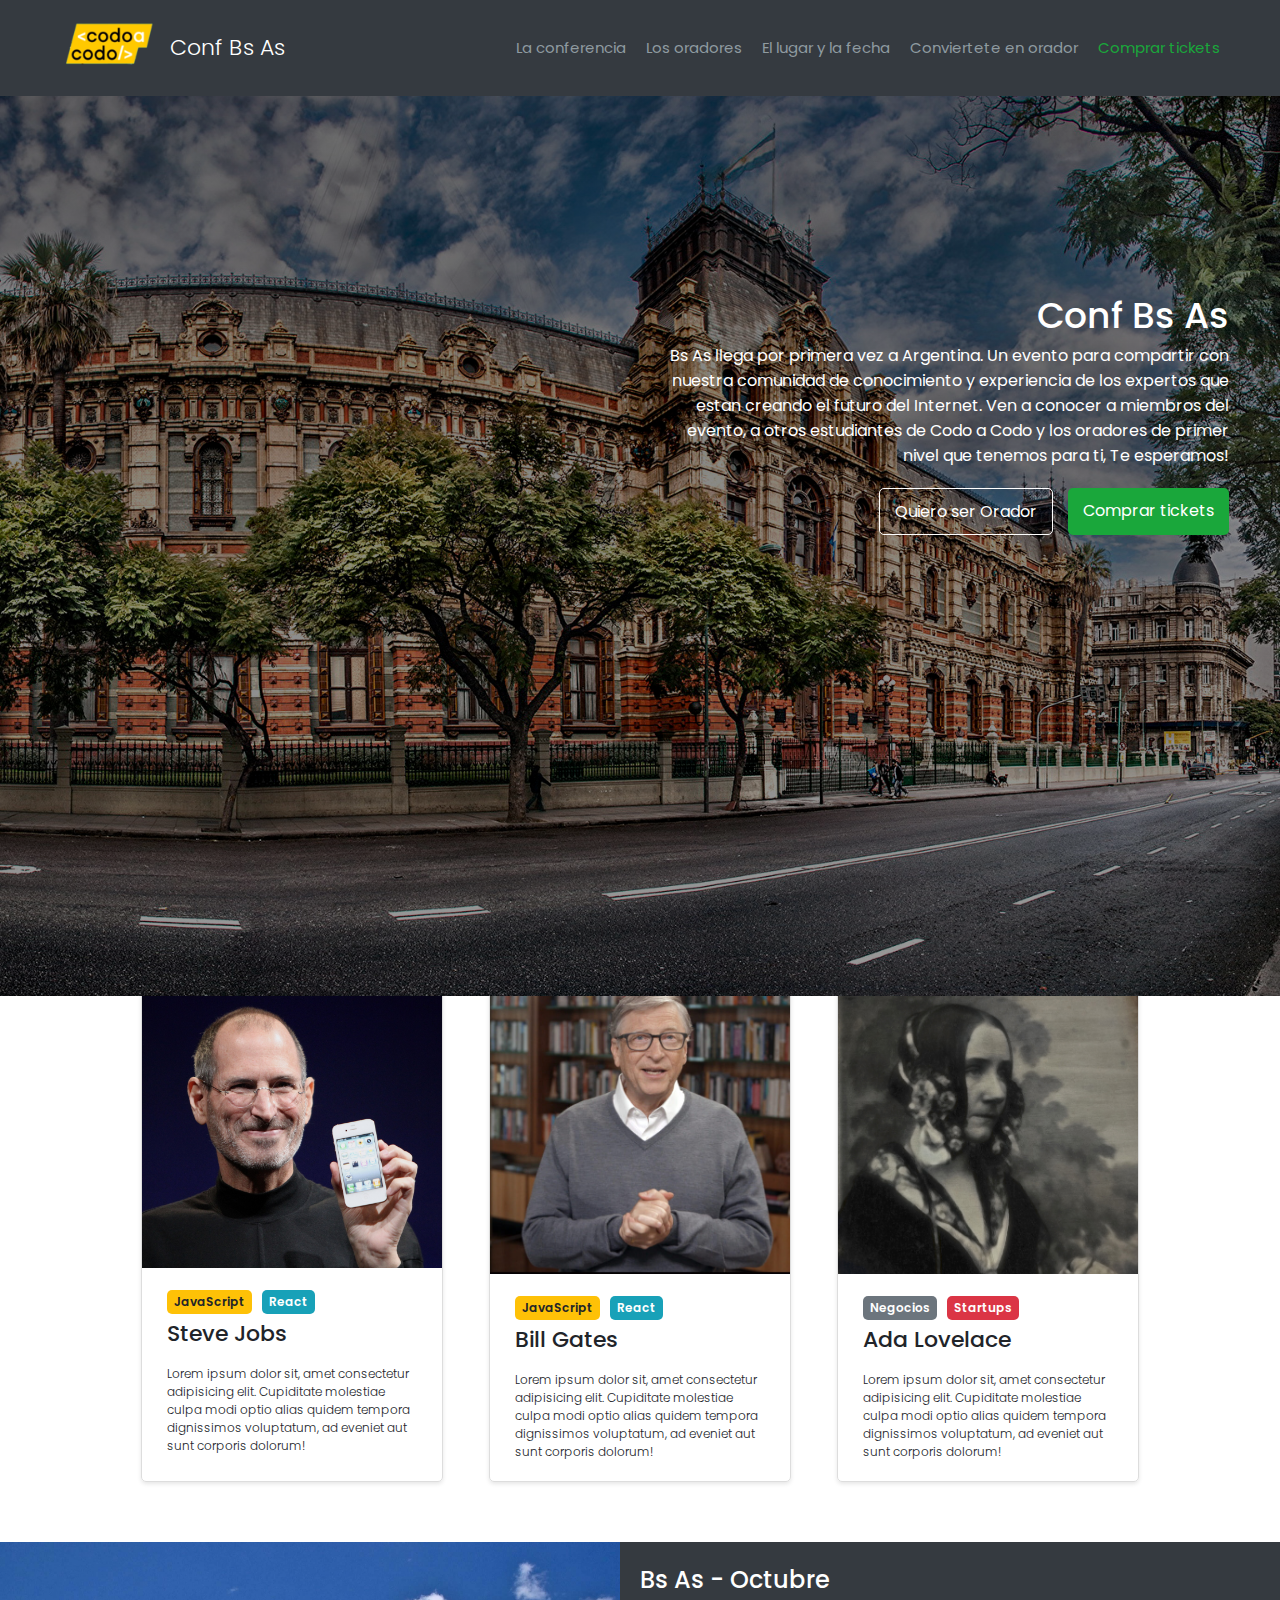
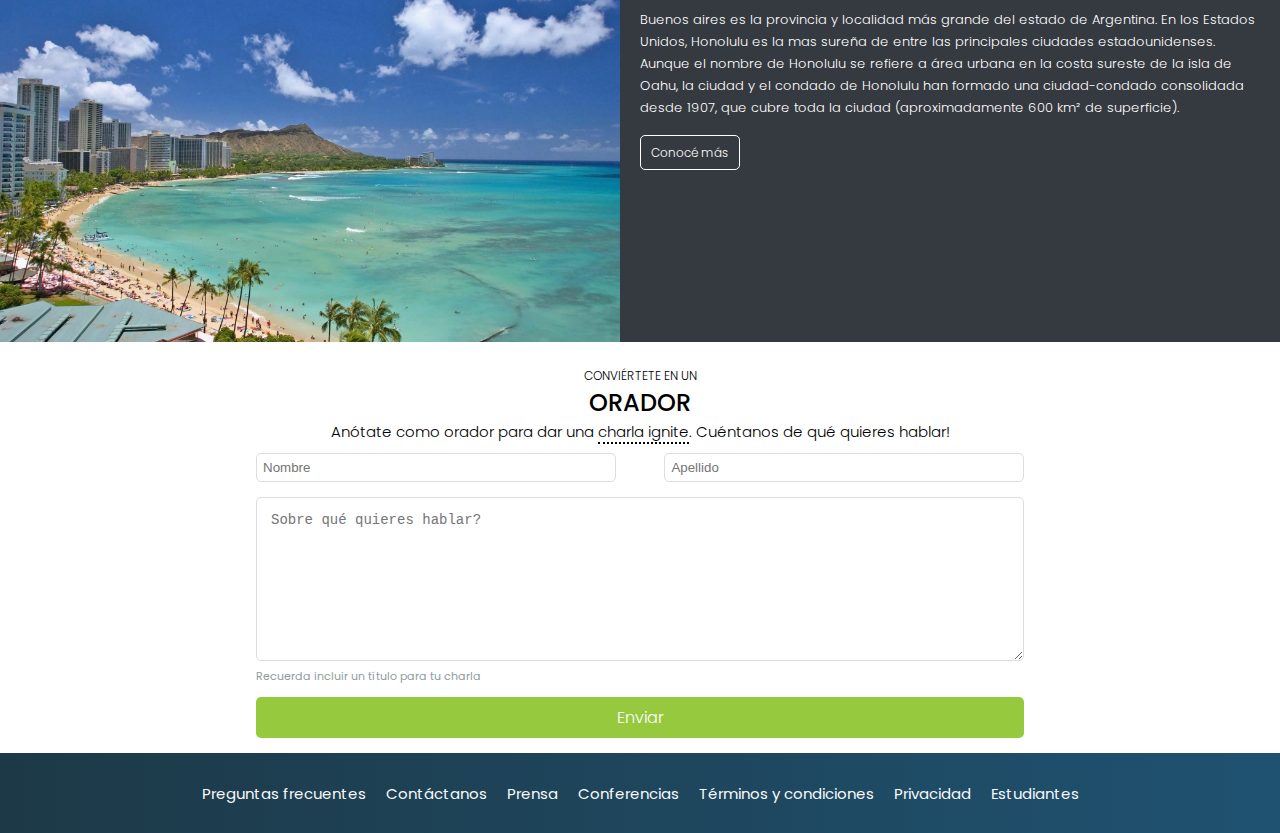
<file: index.html>
<!DOCTYPE html>
<html lang="en">
  <head>
    <meta charset="UTF-8" />
    <meta name="viewport" content="width=device-width, initial-scale=1.0" />
    <link rel="stylesheet" href="css/app.css" />
    <title>Conf Bs As</title>
  </head>
  <body>
    <header>
      <div class="header__container">
        <div class="header__leftnav">
          <a href="./index.html#">
            <img
              src="./assets/img/codoacodo_logo.png"
              alt="logo de codo a codo 4.0"
            />
          </a>
          <h2>Conf Bs As</h2>
        </div>
        <nav class="nav">
          <ul>
            <li><a href="#conferencia">La conferencia</a></li>
            <li><a href="#oradores">Los oradores</a></li>
            <li><a href="#honolulu">El lugar y la fecha</a></li>
            <li><a href="#formulario">Conviertete en orador</a></li>
            <li><a href="./pages/comprar-tickets.html">Comprar tickets</a></li>
          </ul>
        </nav>
        <div class="hamburguer">
          <div class="bar"></div>
          <div class="bar"></div>
          <div class="bar"></div>
        </div>
      </div>
      <div id="header__background">
        <section id="conferencia">
          <div class="conferencias__info">
            <h1>Conf Bs As</h1>
            <p>
              Bs As llega por primera vez a Argentina. Un evento para compartir
              con nuestra comunidad de conocimiento y experiencia de los
              expertos que estan creando el futuro del Internet. Ven a conocer a
              miembros del evento, a otros estudiantes de Codo a Codo y los
              oradores de primer nivel que tenemos para ti, Te esperamos!
            </p>
          </div>
          <div class="section__button">
            <a href="">Quiero ser Orador</a>
            <a href="./pages/comprar-tickets.html">Comprar tickets</a>
          </div>
        </section>
      </div>
    </header>
    <main>
      <section id="oradores">
        <div class="titulo">
          <h3>
            <div>CONOCE A LOS</div>
            ORADORES
          </h3>
        </div>
        <div class="cards">
          <div class="orador">
            <img
              src="./assets/img/Steve_Jobs.jpg"
              alt="Steve Jobs"
              loading="lazy"
            />
            <div class="etiquetas">
              <h4>JavaScript</h4>
              <h4>React</h4>
            </div>
            <div class="text">
              <h3>Steve Jobs</h3>
              <p>
                Lorem ipsum dolor sit, amet consectetur adipisicing elit.
                Cupiditate molestiae culpa modi optio alias quidem tempora
                dignissimos voluptatum, ad eveniet aut sunt corporis dolorum!
              </p>
            </div>
          </div>
          <div class="orador">
            <img src="./assets/img/bill.jpg" alt="Bill Gates" loading="lazy" />
            <div class="etiquetas">
              <h4>JavaScript</h4>
              <h4>React</h4>
            </div>
            <div class="text">
              <h3>Bill Gates</h3>
              <p>
                Lorem ipsum dolor sit, amet consectetur adipisicing elit.
                Cupiditate molestiae culpa modi optio alias quidem tempora
                dignissimos voluptatum, ad eveniet aut sunt corporis dolorum!
              </p>
            </div>
          </div>
          <div class="orador">
            <img
              src="./assets/img/ada.jpeg"
              alt="Ada Lovelace"
              loading="lazy"
            />
            <div class="etiquetas2">
              <h4>Negocios</h4>
              <h4>Startups</h4>
            </div>
            <div class="text">
              <h3>Ada Lovelace</h3>
              <p>
                Lorem ipsum dolor sit, amet consectetur adipisicing elit.
                Cupiditate molestiae culpa modi optio alias quidem tempora
                dignissimos voluptatum, ad eveniet aut sunt corporis dolorum!
              </p>
            </div>
          </div>
        </div>
      </section>
      <section id="honolulu">
        <div class="honolulu__img"></div>
        <div class="honolulu__txt">
          <h3>Bs As - Octubre</h3>
          <p>
            Buenos aires es la provincia y localidad más grande del estado de
            Argentina. En los Estados Unidos, Honolulu es la mas sureña de entre
            las principales ciudades estadounidenses. Aunque el nombre de
            Honolulu se refiere a área urbana en la costa sureste de la isla de
            Oahu, la ciudad y el condado de Honolulu han formado una
            ciudad-condado consolidada desde 1907, que cubre toda la ciudad
            (aproximadamente 600 km² de superficie).
          </p>
          <a href="#">Conocé más</a>
        </div>
      </section>
      <section id="formulario">
        <div class="formulario__titulo">
          <h3>
            <div>CONVIÉRTETE EN UN</div>
            ORADOR
          </h3>
          <p>
            Anótate como orador para dar una <span>charla ignite</span>.
            Cuéntanos de qué quieres hablar!
          </p>
        </div>
        <div class="formulario__container">
          <div class="formulario__container__input">
            <input
              name="nombre"
              minlength="3"
              maxlength="30"
              type="text"
              required
              placeholder="Nombre"
            />
            <input
              name="apellido"
              minlength="3"
              maxlength="30"
              type="text"
              required
              placeholder="Apellido"
            />
          </div>
          <textarea
            name="comentario"
            id=""
            cols="30"
            rows="10"
            placeholder="Sobre qué quieres hablar?"
            required
          ></textarea>
          <p>Recuerda incluir un título para tu charla</p>
          <a href="#">Enviar</a>
        </div>
      </section>
    </main>
    <footer>
      <nav class="footer__nav">
        <ul>
          <li><a href="#">Preguntas frecuentes</a></li>
          <li><a href="#">Contáctanos</a></li>
          <li><a href="#">Prensa</a></li>
          <li><a href="#">Conferencias</a></li>
          <li><a href="#">Términos y condiciones</a></li>
          <li><a href="#">Privacidad</a></li>
          <li><a href="#">Estudiantes</a></li>
        </ul>
      </nav>
    </footer>
    <script src="js/script.js"></script>
  </body>
</html>
</file>
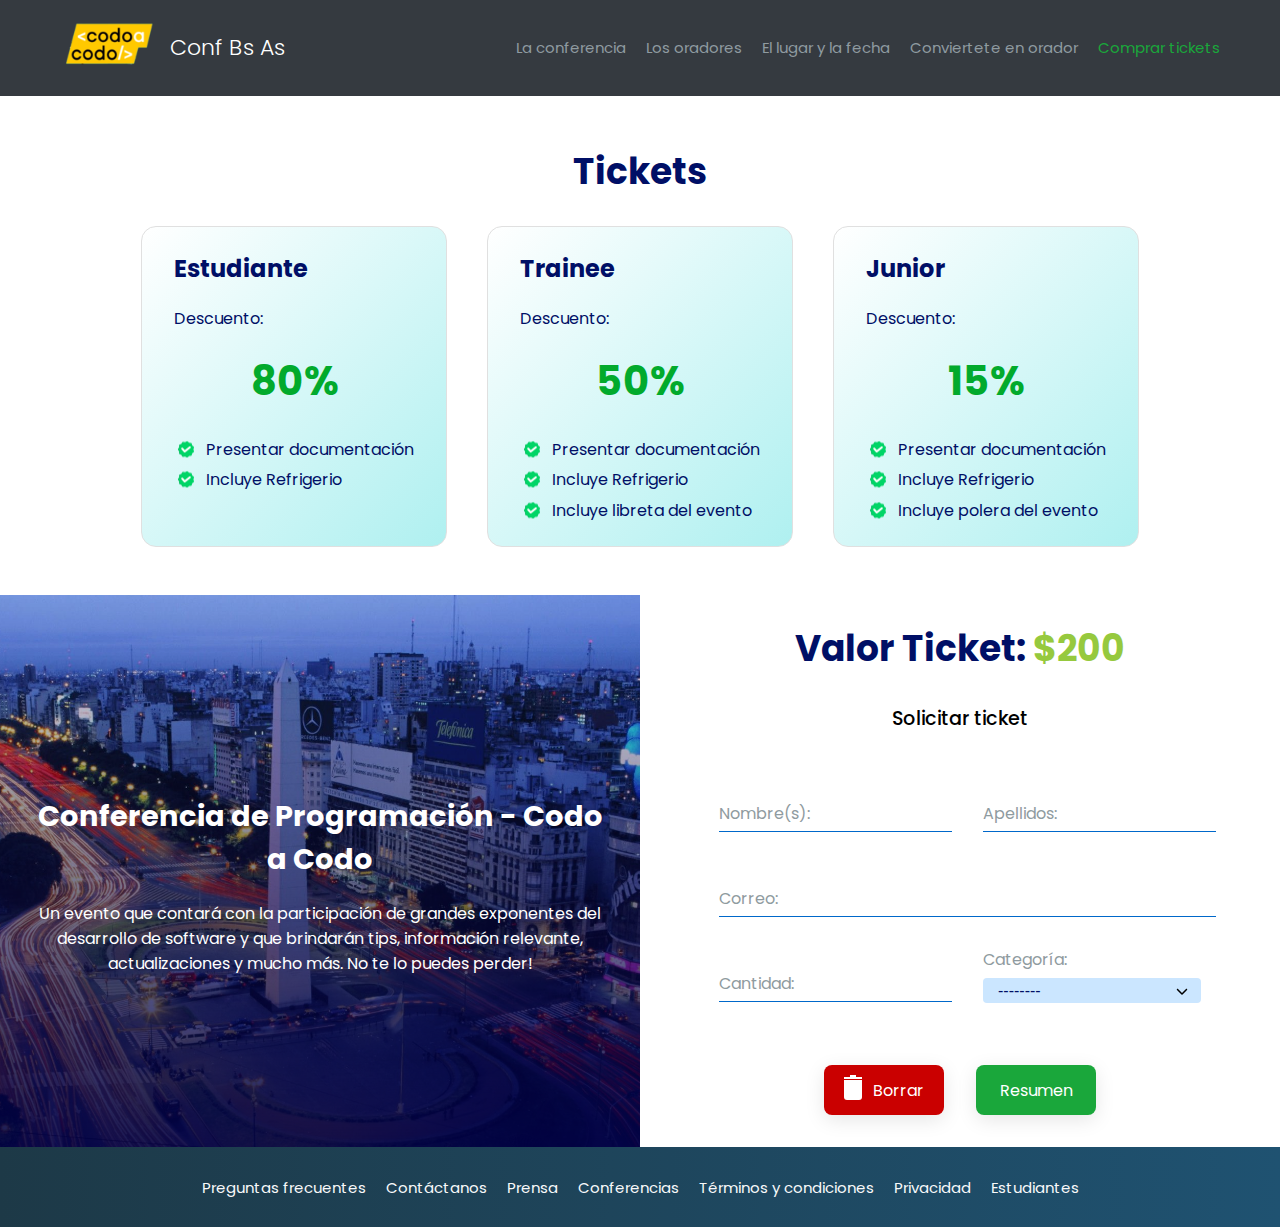
<file: pages/comprar-tickets.html>
<!DOCTYPE html>
<html lang="en">
  <head>
    <meta charset="UTF-8" />
    <meta name="viewport" content="width=device-width, initial-scale=1.0" />
    <link rel="stylesheet" href="../css/comprar-tickets.css" />
    <title>Comprar tickets - Conf Bs As</title>
  </head>
  <body>
    <header>
      <div class="header__container">
        <div class="header__leftnav">
          <a href="../index.html#">
            <img
              src="../assets/img/codoacodo_logo.png"
              alt="logo de codo a codo 4.0"
            />
          </a>
          <h2>Conf Bs As</h2>
        </div>
        <nav class="nav">
          <ul>
            <li><a href="../index.html#conferencia">La conferencia</a></li>
            <li><a href="../index.html#oradores">Los oradores</a></li>
            <li><a href="../index.html#honolulu">El lugar y la fecha</a></li>
            <li>
              <a href="../index.html#formulario">Conviertete en orador</a>
            </li>
            <li><a href="./comprar-tickets.html">Comprar tickets</a></li>
          </ul>
        </nav>
        <div class="hamburguer">
          <div class="bar"></div>
          <div class="bar"></div>
          <div class="bar"></div>
        </div>
      </div>
    </header>
    <main>
      <section id="pricing">
        <div class="pricing-cards">
          <h1>Tickets</h1>
          <div class="cards">
            <div class="cards-inner">
              <div class="card">
                <h2>Estudiante</h2>
                <p>Descuento:</p>
                <h3>80%</h3>
                <ul role="list" class="card-bullets">
                  <li>Presentar documentación</li>
                  <li>Incluye Refrigerio</li>
                </ul>
              </div>

              <div class="card">
                <h2>Trainee</h2>
                <p>Descuento:</p>
                <h3>50%</h3>
                <ul role="list" class="card-bullets">
                  <li>Presentar documentación</li>
                  <li>Incluye Refrigerio</li>
                  <li>Incluye libreta del evento</li>
                </ul>
              </div>

              <div class="card">
                <h2>Junior</h2>
                <p>Descuento:</p>
                <h3>15%</h3>
                <ul role="list" class="card-bullets">
                  <li>Presentar documentación</li>
                  <li>Incluye Refrigerio</li>
                  <li>Incluye polera del evento</li>
                </ul>
              </div>
            </div>
          </div>
        </div>
      </section>
      <section id="form">
        <div class="left">
          <div class="info">
            <h1>Conferencia de Programación - Codo a Codo</h1>
            <p>
              Un evento que contará con la participación de grandes exponentes
              del desarrollo de software y que brindarán tips, información
              relevante, actualizaciones y mucho más. No te lo puedes perder!
            </p>
          </div>
        </div>
        <div class="right">
          <form action="" id="ticket-form">
            <div class="info">
              <h2>Valor Ticket: <span>$200</span></h2>
              <p>Solicitar ticket</p>
            </div>
            <div class="inputs" id="first-inputs">
              <div class="input-container" id="name-container">
                <input type="text" id="name" name="name" autocomplete="off" />
                <svg
                  xmlns="http://www.w3.org/2000/svg"
                  fill="currentColor"
                  viewBox="0 0 16 16"
                  class="icon-state"
                >
                  <path
                    d="M16 8A8 8 0 1 1 0 8a8 8 0 0 1 16 0zM5.354 4.646a.5.5 0 1 0-.708.708L7.293 8l-2.647 2.646a.5.5 0 0 0 .708.708L8 8.707l2.646 2.647a.5.5 0 0 0 .708-.708L8.707 8l2.647-2.646a.5.5 0 0 0-.708-.708L8 7.293 5.354 4.646z"
                  />
                </svg>
                <label for="name"><span class="txt">Nombre(s):</span></label>
              </div>

              <div class="input-container" id="lastname-container">
                <input
                  type="text"
                  id="lastname"
                  name="lastname"
                  autocomplete="off"
                />
                <svg
                  xmlns="http://www.w3.org/2000/svg"
                  fill="currentColor"
                  viewBox="0 0 16 16"
                  class="icon-state"
                >
                  <path
                    d="M16 8A8 8 0 1 1 0 8a8 8 0 0 1 16 0zM5.354 4.646a.5.5 0 1 0-.708.708L7.293 8l-2.647 2.646a.5.5 0 0 0 .708.708L8 8.707l2.646 2.647a.5.5 0 0 0 .708-.708L8.707 8l2.647-2.646a.5.5 0 0 0-.708-.708L8 7.293 5.354 4.646z"
                  />
                </svg>
                <label for="lastname"
                  ><span class="txt">Apellidos:</span></label
                >
              </div>
            </div>
            <div class="input-container" id="email-container">
              <input type="text" id="email" name="email" autocomplete="off" />
              <svg
                xmlns="http://www.w3.org/2000/svg"
                fill="currentColor"
                viewBox="0 0 16 16"
                class="icon-state"
              >
                <path
                  d="M16 8A8 8 0 1 1 0 8a8 8 0 0 1 16 0zM5.354 4.646a.5.5 0 1 0-.708.708L7.293 8l-2.647 2.646a.5.5 0 0 0 .708.708L8 8.707l2.646 2.647a.5.5 0 0 0 .708-.708L8.707 8l2.647-2.646a.5.5 0 0 0-.708-.708L8 7.293 5.354 4.646z"
                />
              </svg>
              <label for="email"><span class="txt">Correo:</span></label>
            </div>
            <div class="inputs" id="second-inputs">
              <div class="input-container" id="quantity-container">
                <input type="number" id="quantity" name="quantity" min="1" />
                <svg
                  xmlns="http://www.w3.org/2000/svg"
                  fill="currentColor"
                  viewBox="0 0 16 16"
                  class="icon-state"
                >
                  <path
                    d="M16 8A8 8 0 1 1 0 8a8 8 0 0 1 16 0zM5.354 4.646a.5.5 0 1 0-.708.708L7.293 8l-2.647 2.646a.5.5 0 0 0 .708.708L8 8.707l2.646 2.647a.5.5 0 0 0 .708-.708L8.707 8l2.647-2.646a.5.5 0 0 0-.708-.708L8 7.293 5.354 4.646z"
                  />
                </svg>
                <label for="quantity"><span class="txt">Cantidad:</span></label>
              </div>
              <div class="select-container" id="select-container">
                <label for="category">Categoría:</label>
                <select id="category" required>
                  <option value="">--------</option>
                  <option value="student">Estudiante</option>
                  <option value="trainee">Trainee</option>
                  <option value="junior">Junior</option>
                </select>
              </div>
            </div>
            <!-- <div class="error-message">
              <p class="error-alert">
                Seleccione una de las opciones de categoría.
              </p>
            </div> -->
            <div class="buttons">
              <a href="#" class="delete-btn"
                ><span></span>
                <p>Borrar</p></a
              >
              <button type="submit" class="summary-btn">Resumen</button>
            </div>
          </form>
        </div>
      </section>
      <div class="toast-container" id="toast-container">
        <!-- <div class="toast success" id="1">
          <div class="toast-content">
            <div class="toast-icon">
              <svg
                xmlns="http://www.w3.org/2000/svg"
                fill="currentColor"
                viewBox="0 0 16 16"
              >
                <path
                  d="M2 0a2 2 0 0 0-2 2v12a2 2 0 0 0 2 2h12a2 2 0 0 0 2-2V2a2 2 0 0 0-2-2H2zm10.03 4.97a.75.75 0 0 1 .011 1.05l-3.992 4.99a.75.75 0 0 1-1.08.02L4.324 8.384a.75.75 0 1 1 1.06-1.06l2.094 2.093 3.473-4.425a.75.75 0 0 1 1.08-.022z"
                />
              </svg>
            </div>
            <div class="notification">
              <p class="noti-title">Exito!</p>
              <p class="description">La operación fue exitosa.</p>
            </div>
          </div>
          <button class="close-btn">
            <div class="toast-icon">
              <svg
                xmlns="http://www.w3.org/2000/svg"
                fill="currentColor"
                viewBox="0 0 16 16"
              >
                <path
                  d="M4.646 4.646a.5.5 0 0 1 .708 0L8 7.293l2.646-2.647a.5.5 0 0 1 .708.708L8.707 8l2.647 2.646a.5.5 0 0 1-.708.708L8 8.707l-2.646 2.647a.5.5 0 0 1-.708-.708L7.293 8 4.646 5.354a.5.5 0 0 1 0-.708z"
                />
              </svg>
            </div>
          </button>
        </div> -->
        <!-- <div class="toast error" id="2">
          <div class="toast-content">
            <div class="toast-icon">
              <svg
                xmlns="http://www.w3.org/2000/svg"
                fill="currentColor"
                viewBox="0 0 16 16"
              >
                <path
                  d="M11.46.146A.5.5 0 0 0 11.107 0H4.893a.5.5 0 0 0-.353.146L.146 4.54A.5.5 0 0 0 0 4.893v6.214a.5.5 0 0 0 .146.353l4.394 4.394a.5.5 0 0 0 .353.146h6.214a.5.5 0 0 0 .353-.146l4.394-4.394a.5.5 0 0 0 .146-.353V4.893a.5.5 0 0 0-.146-.353L11.46.146zM8 4c.535 0 .954.462.9.995l-.35 3.507a.552.552 0 0 1-1.1 0L7.1 4.995A.905.905 0 0 1 8 4zm.002 6a1 1 0 1 1 0 2 1 1 0 0 1 0-2z"
                />
              </svg>
            </div>
            <div class="notification">
              <p class="noti-title">Error!</p>
              <p class="description">
                Hubo un error al intentar procesar la operación.
              </p>
            </div>
          </div>
          <button class="close-btn">
            <div class="toast-icon">
              <svg
                xmlns="http://www.w3.org/2000/svg"
                fill="currentColor"
                viewBox="0 0 16 16"
              >
                <path
                  d="M4.646 4.646a.5.5 0 0 1 .708 0L8 7.293l2.646-2.647a.5.5 0 0 1 .708.708L8.707 8l2.647 2.646a.5.5 0 0 1-.708.708L8 8.707l-2.646 2.647a.5.5 0 0 1-.708-.708L7.293 8 4.646 5.354a.5.5 0 0 1 0-.708z"
                />
              </svg>
            </div>
          </button>
        </div> -->
      </div>
      <section class="modal">
        <div class="modal-container">
          <a href="#" class="modal-close">
            <svg
              xmlns="http://www.w3.org/2000/svg"
              fill="currentColor"
              viewBox="0 0 16 16"
            >
              <path
                d="M2 0a2 2 0 0 0-2 2v12a2 2 0 0 0 2 2h12a2 2 0 0 0 2-2V2a2 2 0 0 0-2-2H2zm3.354 4.646L8 7.293l2.646-2.647a.5.5 0 0 1 .708.708L8.707 8l2.647 2.646a.5.5 0 0 1-.708.708L8 8.707l-2.646 2.647a.5.5 0 0 1-.708-.708L7.293 8 4.646 5.354a.5.5 0 1 1 .708-.708z"
              />
            </svg>
          </a>
          <img
            src="../assets/img/codoacodo.png"
            alt="logo codo a codo"
            class="modal-img"
          />
          <h2 class="modal-title">Resumen Ticket</h2>
          <div class="group-modal">
            <h5 class="modal-subtitle">Nombre:</h5>
            <p class="modal-paragraph" id="modal-name"></p>
          </div>
          <div class="group-modal">
            <h5 class="modal-subtitle">Apellido:</h5>
            <p class="modal-paragraph" id="modal-lastname"></p>
          </div>
          <div class="group-modal">
            <h5 class="modal-subtitle">Correo:</h5>
            <p class="modal-paragraph" id="modal-email"></p>
          </div>
          <div class="group-modal">
            <h5 class="modal-subtitle">Categoría:</h5>
            <p class="modal-paragraph" id="modal-category"></p>
          </div>
          <div class="group-modal">
            <h5 class="modal-subtitle">Cantidad:</h5>
            <p class="modal-paragraph" id="modal-quantity"></p>
          </div>
          <div class="group-modal">
            <h5 class="modal-subtitle">Precio unidad:</h5>
            <p class="modal-paragraph">$200</p>
          </div>
          <div class="group-modal">
            <h5 class="modal-subtitle">Descuento:</h5>
            <p class="modal-paragraph" id="modal-total-discount"></p>
          </div>
          <div class="group-modal" id="total">
            <h5 class="modal-subtitle">Total a Pagar:</h5>
            <p class="modal-paragraph" id="modal-total"></p>
          </div>
        </div>
      </section>
    </main>
    <footer>
      <nav class="footer__nav">
        <ul>
          <li><a href="#">Preguntas frecuentes</a></li>
          <li><a href="#">Contáctanos</a></li>
          <li><a href="#">Prensa</a></li>
          <li><a href="#">Conferencias</a></li>
          <li><a href="#">Términos y condiciones</a></li>
          <li><a href="#">Privacidad</a></li>
          <li><a href="#">Estudiantes</a></li>
        </ul>
      </nav>
    </footer>
    <script src="../js/script.js"></script>
    <script src="../js/tickets.js"></script>
  </body>
</html>
</file>
<file: css/app.css>
/* Importar todos los estilos */
@import "base.css";
@import "header.css";
@import "oradores.css";
@import "honolulu.css";
@import "formulario.css";
@import "footer.css";
</file>
<file: css/comprar-tickets.css>
@import "base.css";
@import "header.css";
@import "footer.css";

header {
  height: auto;
  z-index: 2;
}

#pricing {
  display: grid;
  place-items: center;

  & .pricing-cards {
    padding: 3em 1.5em;
    max-width: 90%;

    & h1 {
      font-size: 2.25em;
      margin-bottom: 0.75em;
      text-align: center;
      color: var(--dark-blue);
    }

    & .cards {
      position: relative;

      & .cards-inner {
        display: flex;
        flex-wrap: wrap;
        gap: 2.5em;

        & .card {
          background: linear-gradient(135deg, white, rgb(175, 240, 240));
          border: 1px solid #e0e0e0;
          border-radius: 15px;
          color: var(--dark-blue);
          flex: 1 1 13rem;
          padding: 1.5em 2em;
          display: grid;
          grid-template-rows: auto auto auto 1fr;
          align-items: start;
          gap: 1.25em;
          cursor: pointer;
          transition: all 0.2s ease-in-out;

          & h3 {
            font-size: 2.5em;
            text-align: center;
            color: #02aa2c;
          }

          & .card-bullets {
            line-height: 1.4;
            list-style: none;

            & li::before {
              display: inline-block;
              content: url("../assets/img/verificado.png");
              transform: translateY(0.4em);
              margin-right: 0.5em;
            }
          }

          &:hover :is(h2, h3) {
            color: #fffb00;
            transition: all 0.2s ease-in-out;
          }

          &:hover:nth-child(1) {
            border: 2px solid #0068ca;
            background: linear-gradient(
              135deg,
              rgb(46, 125, 228),
              rgb(0, 56, 141)
            );
            color: var(--secondary-color);
          }

          &:hover:nth-child(2) {
            border: 2px solid #6800ca;
            background: linear-gradient(
              135deg,
              rgb(133, 49, 243),
              rgb(74, 0, 143)
            );
            color: var(--secondary-color);
          }

          &:hover:nth-child(3) {
            border: 2px solid #ca0000;
            background: linear-gradient(
              135deg,
              rgb(238, 80, 80),
              rgb(155, 0, 0)
            );
            color: var(--secondary-color);
          }
        }
      }
    }
  }
}

#form {
  display: flex;
  flex-direction: column;
  height: auto;

  & .left,
  .right {
    display: flex;
    place-content: center;
    gap: 1em;
  }

  & .left {
    background: linear-gradient(rgba(0, 0, 0, 0.1), rgba(0, 0, 70, 0.9)),
      url("../assets/img/hawaii3.jpg") no-repeat center/cover;
    width: 100%;
    & .info {
      display: flex;
      flex-direction: column;
      margin-block: 15%;
      margin-inline: 5%;
      text-align: center;
      color: var(--secondary-color);
      -webkit-font-smoothing: antialiased;

      & h1 {
        font-size: 1.8rem;
        margin-block-end: 20px;
      }
    }
  }

  & .right {
    height: auto;
    & #ticket-form {
      width: 100%;
      padding: 0 10%;
      /* background-color: #6800ca; */
      & .info {
        margin-block: 5%;
        margin-inline: 5%;
        text-align: center;
        font-size: 1.5rem;
        -webkit-font-smoothing: antialiased;

        & h2 {
          color: var(--dark-blue);

          & span {
            color: var(--green-color);
          }
        }
        & p {
          margin: 1.5em 0;
          font-weight: 500;
          font-size: 1.2rem;
        }
      }

      & .error-message {
        display: flex;
        align-items: center;
        justify-content: center;
        background: #ca0000;
        padding: 8px 0;
        border-radius: 9px;

        > .error-alert {
          color: var(--secondary-color);
          font-size: 12px;
          margin: 0 8px;
          text-align: center;
        }
      }

      & .inputs {
        display: flex;
        justify-content: space-around;
        width: 100%;
        gap: 1em;

        & .input-container {
          width: 100%;
        }
      }

      & .input-container {
        display: flex;
        height: 40px;
        overflow: hidden;
        padding: 15px;
        margin-bottom: 15px;
        position: relative;

        & .icon-state {
          position: absolute;
          right: 0;
          bottom: 8px;
          width: 16px;
          height: 16px;
          opacity: 0;
        }

        & .focused {
          transform: translateY(-150%);
          font-size: 12px;
          color: var(--tertiary-color) !important;
        }

        & input:focus + label::after {
          transform: translateX(0%);
        }

        > input {
          width: 100%;
          height: 100%;
          background: none;
          color: var(--dark-blue);
          border: none;
          padding-top: 20px;
          outline: 0;
          font-size: 1.1rem;
        }

        > label {
          width: 100%;
          height: 100%;
          bottom: 0;
          position: absolute;
          pointer-events: none;
          border-bottom: 1px solid #0068ca;

          &::after {
            content: "";
            position: absolute;
            left: 0;
            bottom: -1px;
            height: 100%;
            width: 100%;
            border-bottom: 3px solid var(--green-color);
            transform: translateX(-110%);
            transition: all 0.3s ease;
          }

          > .txt {
            position: absolute;
            bottom: 5px;
            transition: all 0.3s ease;
            color: var(--nav-li);
          }
        }
      }

      & .valid-input {
        & .icon-state {
          color: #02aa2c;
          opacity: 1;
        }
      }

      & .error-input {
        & .icon-state {
          color: #ca0000;
          opacity: 1;
        }
      }

      & .select-container {
        display: flex;
        flex-direction: column;
        padding: 15px;
        margin-bottom: 15px;
        position: relative;
        color: var(--nav-li);
        width: 100%;
        user-select: none;

        &::after {
          content: url(../assets/img/chevron-down-solid.svg);
          position: absolute;
          top: 64%;
          right: 3px;
          transform: translateY(-50%);
          pointer-events: none;
          font-size: 16px;
          width: 12px;
          height: 16px;
          padding: 0 25px;
          border-radius: 4px;
        }

        > label {
          margin-right: 15px;
          margin-bottom: 6px;
        }

        > select {
          box-shadow: none;
          border: none;
          border-radius: 4px;
          appearance: none;
          height: 25px;
          padding: 0 30px 0 15px;
          width: 100%;
          color: var(--dark-blue);
          background-color: #cbe6ff;
          font-size: 1rem;
          outline: 0;
          cursor: pointer;

          &:focus {
            background-color: #e6ffec;
          }

          & option {
            padding: 10px;
            background-color: #e6ffec;
            color: #333;
            font-size: 16px;
            border: none;
          }
        }
      }

      & .buttons {
        display: flex;
        justify-content: center;
        align-items: center;
        text-align: center;
        width: 100%;
        margin: 2em 0;

        & .delete-btn {
          position: relative;
          display: flex;
          justify-content: center;
          align-items: center;
          width: 120px;
          margin: auto 1em;
          height: 50px;
          border-radius: 8px;
          box-shadow: 0 5px 20px rgba(0, 0, 0, 0.1);
          cursor: pointer;
          transition: all 0.5s ease;
          overflow: hidden;
          text-decoration: none;

          &.active {
            &:nth-child(1) {
              background-color: #ff4343;
            }
            &:hover {
              & span {
                transform: rotate(-45deg) translateY(-2px);
                box-shadow: none;
                &::before {
                  content: none;
                }
              }
            }
            & span {
              left: 40%;
              transform: translateX(0px) rotate(-45deg) translateY(-2px);
              border-radius: 0;
              width: 25px;
              height: 10px;
              background: transparent;
              border-left: 3px solid var(--secondary-color);
              border-bottom: 3px solid var(--secondary-color);

              &::before {
                transform: scale(0);
              }
            }

            & p {
              transform: translateX(-50px) translateY(-5px) scale(0);
            }
          }

          & p {
            position: absolute;
            right: 20px;
            transition: all 0.5s ease;
          }

          & span {
            position: absolute;
            left: 20px;
            width: 18px;
            height: 20px;
            display: inline-block;
            background: var(--secondary-color);
            border-bottom-left-radius: 3px;
            border-bottom-right-radius: 3px;
            transition: all 0.5s ease;

            &::before {
              content: "";
              position: absolute;
              top: -3px;
              left: 0;
              width: 100%;
              height: 2px;
              background: var(--secondary-color);
              box-shadow: 12px -2px 0 #ca0000, 12px -3px 0 #ca0000,
                15px -1px 0 #ca0000, 6px -2px 0 var(--secondary-color);
              transition: all 0.5s ease;
            }
          }

          &:nth-child(1) {
            background-color: #ca0000;
            color: var(--secondary-color);
          }

          &:hover {
            & p {
              transform: translateX(-50px) translateY(-5px) scale(0);
            }

            & span {
              transform: scale(1.5) rotate(60deg) translateY(12px);

              &::before {
                transform: rotate(-90deg) translateX(50%) translateY(-10px);
              }
            }
          }
        }

        & .summary-btn {
          position: relative;
          display: flex;
          justify-content: center;
          align-items: center;
          color: var(--secondary-color);
          background-color: var(--tertiary-color);
          width: 120px;
          margin: auto 1em;
          height: 50px;
          border-radius: 8px;
          box-shadow: 0 5px 20px rgba(0, 0, 0, 0.1);
          cursor: pointer;
          transition: all 0.2s ease;
          text-decoration: none;
          font-family: "Poppins", Arial, sans-serif;
          font-size: 16px;
          border: none;

          &:hover {
            background-color: var(--secondary-color);
            color: var(--tertiary-color);
            border: 1px solid var(--tertiary-color);
          }

          &:active {
            transform: scale(0.96);
          }

          &::before,
          &::after {
            content: "";
            position: absolute;
            width: 150%;
            height: 100%;
            transition: all 0.5s ease;
            z-index: -1;
            background-repeat: no-repeat;
          }

          &.animate::before {
            top: -40px;
            background-image: radial-gradient(
                circle,
                var(--green-color) 20%,
                transparent 20%
              ),
              radial-gradient(
                circle,
                transparent 20%,
                var(--green-color) 20%,
                transparent 30%
              ),
              radial-gradient(circle, var(--green-color) 20%, transparent 20%),
              radial-gradient(
                circle,
                transparent 10%,
                var(--green-color) 15%,
                transparent 20%
              ),
              radial-gradient(circle, var(--green-color) 20%, transparent 20%),
              radial-gradient(circle, var(--green-color) 20%, transparent 20%),
              radial-gradient(circle, var(--green-color) 20%, transparent 20%),
              radial-gradient(circle, var(--green-color) 20%, transparent 20%);
            background-size: 10% 10%, 20% 20%, 15% 20%, 20% 20%, 18% 18%,
              10% 10%, 15% 15%, 18% 18%;
            background-position: 5% 90%, 10% 90%, 10% 90%, 15% 90%, 25% 90%,
              25% 90%, 40% 90%, 55% 90%, 70% 90%;
            animation: topBubbles 0.6s ease-in-out forwards;
          }

          &.animate::after {
            bottom: -40px;
            background-image: radial-gradient(
                circle,
                var(--green-color) 20%,
                transparent 20%
              ),
              radial-gradient(
                circle,
                transparent 10%,
                var(--green-color) 15%,
                transparent 20%
              ),
              radial-gradient(circle, var(--green-color) 20%, transparent 20%),
              radial-gradient(circle, var(--green-color) 20%, transparent 20%),
              radial-gradient(circle, var(--green-color) 20%, transparent 20%),
              radial-gradient(circle, var(--green-color) 20%, transparent 20%),
              radial-gradient(circle, var(--green-color) 20%, transparent 20%);
            background-size: 15% 15%, 20% 20%, 18% 18%, 20% 20%, 15% 15%,
              20% 20%, 18% 18%, 18% 18%;
            background-position: 10% 0%, 30% 10%, 55% 0%, 70% 0%, 85% 0%, 70% 0%,
              70% 0%, 70% 0%, 70% 0%;
            animation: bottomBubbles 0.6s ease-in-out forwards;
          }
        }
      }
    }
  }
}

@keyframes topBubbles {
  50% {
    background-position: 0% 80%, 0% 20%, 10% 40%, 20% 0%, 30% 30%, 22% 55%,
      50% 50%, 65% 20%, 90% 30%;
  }
  100% {
    background-position: 0% 70%, 0% 10%, 10% 30%, 20% -10%, 30% 20%, 22% 40%,
      50% 40%, 65% 10%, 90% 20%;
    background-size: 0% 0%, 0% 0%, 0% 0%, 0% 0%, 0% 0%, 0% 0%;
  }
}

@keyframes bottomBubbles {
  50% {
    background-position: 0% 80%, 20% 80%, 45% 60%, 60% 100%, 75% 70%, 95% 60%,
      105% 0%;
  }
  100% {
    background-position: 0% 90%, 20% 90%, 45% 70%, 60% 110%, 75% 80%, 95% 70%,
      110% 10%;
    background-size: 0% 0%, 0% 0%, 0% 0%, 0% 0%, 0% 0%, 0% 0%;
  }
}

/* === TOAST-CONTAINER === */

.toast-container {
  position: fixed;
  right: 20px;
  bottom: 20px;
  width: 100%;
  max-width: 300px;
  display: flex;
  flex-direction: column-reverse;
  gap: 20px;
  z-index: 10;

  & .toast {
    color: var(--secondary-color);
    display: flex;
    justify-content: space-between;
    font-size: 14px;
    border-radius: 8px;
    animation: opening 0.3s ease-out forwards;
    position: relative;
    overflow: hidden;

    &.success {
      background: var(--tertiary-color);
    }

    &.error {
      background: #ca0000;
    }

    &.closing {
      animation: closing 0.3s ease-out forwards;
    }

    &.autoclose::after {
      content: "";
      position: absolute;
      bottom: 0;
      width: 100%;
      height: 6px;
      background: rgba(0, 0, 0, 0.5);
      animation: progress 5s linear forwards;
    }

    & .toast-content {
      display: grid;
      grid-template-columns: 30px auto;
      align-items: center;
      gap: 15px;
      padding: 15px;

      & .noti-title {
        font-size: 18px;
        font-weight: 600;
        margin-bottom: 5px;
      }
    }

    & .close-btn {
      background: rgba(0, 0, 0, 0.1);
      border: none;
      cursor: pointer;
      padding: 0 5px;
      transition: all 0.3s ease;

      &:hover {
        background: rgba(0, 0, 0, 0.3);
      }

      & .toast-icon {
        width: 20px;
        height: 20px;
        color: var(--secondary-color);
      }
    }
  }
}

@keyframes opening {
  from {
    transform: translateY(100px);
    opacity: 0;
  }
  to {
    transform: translateY(0);
    opacity: 1;
  }
}

@keyframes closing {
  from {
    transform: translateX(0);
  }
  to {
    transform: translateX(110%);
  }
}

@keyframes progress {
  from {
    width: 100%;
  }
  to {
    width: 0%;
  }
}

@media (width>=900px) {
  #form {
    flex-direction: row;
    height: auto;

    & .left,
    .right {
      display: flex;
      width: 50%;
      height: auto;
    }

    & .left {
      & .info {
        margin-block-start: 200px;
      }
    }

    & .right {
      & #ticket-form {
        & .error-message {
          & .error-alert {
            margin: 0 8px;
          }
        }
      }
    }
  }
}

.modal {
  position: fixed;
  top: 0;
  left: 0;
  right: 0;
  bottom: 0;
  background-color: rgba(0, 0, 0, 0.8);
  display: flex;
  z-index: 3;
  pointer-events: none;
  opacity: 0;

  & .modal-container {
    width: 90%;
    background-color: var(--secondary-color);
    margin: auto;
    max-width: 400px;
    z-index: 4;
    border-radius: 6px;
    padding: 1em 2.5em 2em 2.5em;
    display: grid;
    place-content: center;
    grid-template-columns: 1fr 1fr;
    gap: 1em;
    position: relative;

    & .modal-close {
      position: absolute;
      top: 10px;
      right: 10px;
      width: 20px;
      height: 20px;
      cursor: pointer;
      transition: all 0.3s ease;

      & svg {
        width: 100%;
        height: 100%;
        color: #ca0000;
      }

      &:hover {
        transform: scale(1.1);
      }
    }

    & .modal-img {
      width: 80%;
    }

    & .modal-title {
      padding-top: 0.7em;
      font-size: 1.5rem;
      color: var(--dark-blue);
      text-align: center;
    }

    & .group-modal {
      & .modal-paragraph {
        font-size: 14px;
      }
    }

    & #total {
      border-radius: 6px;
      text-align: center;
      padding: 0.5em 0;
      box-shadow: 0 0 10px rgba(0, 0, 0, 0.4);

      & .modal-subtitle {
        font-size: 15px;
      }

      & .modal-paragraph {
        font-size: 1.5em;
        font-weight: 600;
        color: var(--tertiary-color);
      }
    }
  }
}

.modal.active {
  pointer-events: all;
  opacity: 1;
  transition: all 0.3s ease;
}

@media (width <= 500px) {
  .modal {
    & .modal-container {
      grid-template-columns: 1fr;

      & .modal-close {
        top: 20px;
        right: 20px;
        width: 30px;
        height: 30px;
      }

      & .modal-img {
        padding-left: 30px;
      }
    }
  }
}
</file>
